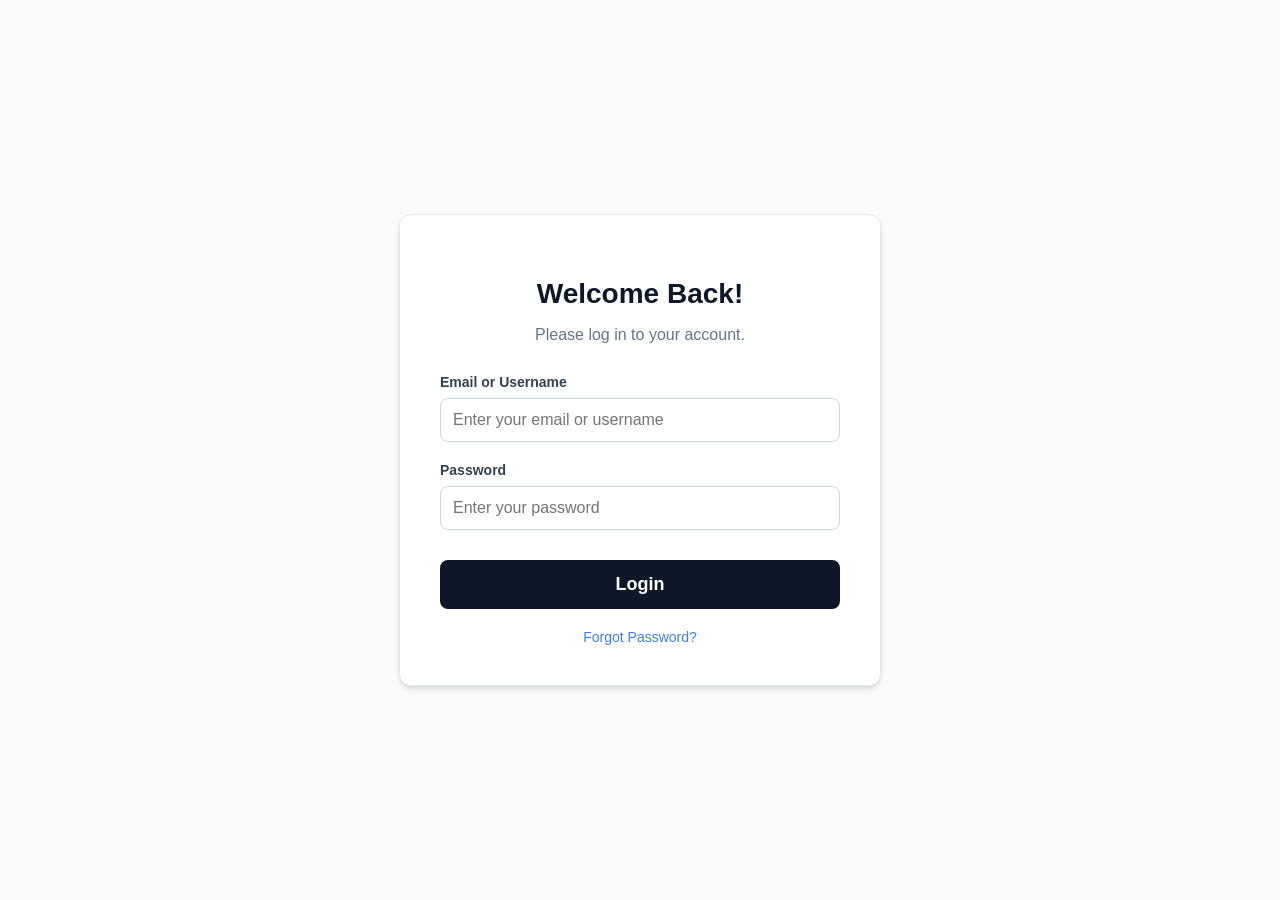
<file: login.html>
<!DOCTYPE html>
<html lang="en">
<head>
    <meta charset="UTF-8">
    <meta name="viewport" content="width=device-width, initial-scale=1.0">
    <title>Login - EDUMY</title>
    <link rel="stylesheet" href="login.css">
</head>
<body>
    <div class="login-container">
        <form class="login-form" action="index.html" method="get">
            <h2>Welcome Back!</h2>
            <p>Please log in to your account.</p>

            <div class="input-group">
                <label for="email">Email or Username</label>
                <input type="text" id="email" placeholder="Enter your email or username" required>
            </div>

            <div class="input-group">
                <label for="password">Password</label>
                <input type="password" id="password" placeholder="Enter your password" required>
            </div>

            
            <button type="submit" class="login-button">Login</button>
            

            <div class="forgot-password">
                <a href="#">Forgot Password?</a>
            </div>
        </form>
    </div>

    
</body>
</html>
</file>
<file: login.css>
body {
    font-family: 'Segoe UI', Tahoma, Geneva, Verdana, sans-serif;
    margin: 0;
    background-color: #f8fafc; /* Consistent with result.css */
    display: flex;
    justify-content: center;
    align-items: center;
    min-height: 100vh; /* Full viewport height */
}

.login-container {
    background: white;
    border-radius: 12px;
    box-shadow: 0 4px 6px -1px rgba(0, 0, 0, 0.1), 0 2px 4px -1px rgba(0, 0, 0, 0.06); /* Consistent with result.css */
    padding: 40px;
    width: 100%;
    max-width: 400px; /* Max width for the form */
    text-align: center;
    border: 1px solid #e2e8f0; /* Consistent with result.css */
}

.login-form h2 {
    font-size: 28px;
    color: #0f172a; /* Consistent with result.css */
    margin-bottom: 10px;
}

.login-form p {
    color: #64748b; /* Consistent with result.css */
    font-size: 16px;
    margin-bottom: 30px;
}

.input-group {
    margin-bottom: 20px;
    text-align: left;
}

.input-group label {
    display: block;
    margin-bottom: 8px;
    color: #334155; /* Consistent with result.css */
    font-weight: 600;
    font-size: 14px;
}

.input-group input[type="text"],
.input-group input[type="password"] {
    width: 100%;
    padding: 12px;
    border: 1px solid #cbd5e1;
    border-radius: 8px;
    font-size: 16px;
    box-sizing: border-box; /* Include padding in width */
    transition: border-color 0.2s ease;
}

.input-group input[type="text"]:focus,
.input-group input[type="password"]:focus {
    outline: none;
    border-color: #3b82f6; /* Focus color */
    box-shadow: 0 0 0 3px rgba(59, 130, 246, 0.25);
}

.login-button {
    width: 100%;
    padding: 14px;
    background-color: #0f172a; /* Dark blue, similar to sidebar background */
    color: white;
    border: none;
    border-radius: 8px;
    font-size: 18px;
    font-weight: 700;
    cursor: pointer;
    transition: background-color 0.2s ease;
    margin-top: 10px;
}

.login-button:hover {
    background-color: #1e293b; /* Slightly lighter on hover */
}

.forgot-password {
    margin-top: 20px;
    font-size: 14px;
}

.forgot-password a {
    color: #3b82f6; /* Blue link color */
    text-decoration: none;
}

.forgot-password a:hover {
    text-decoration: underline;
}

/* Responsive adjustments */
@media (max-width: 600px) {
    .login-container {
        margin: 20px;
        padding: 30px;
    }

    .login-form h2 {
        font-size: 24px;
    }

    .login-form p {
        font-size: 14px;
    }
}
</file>
